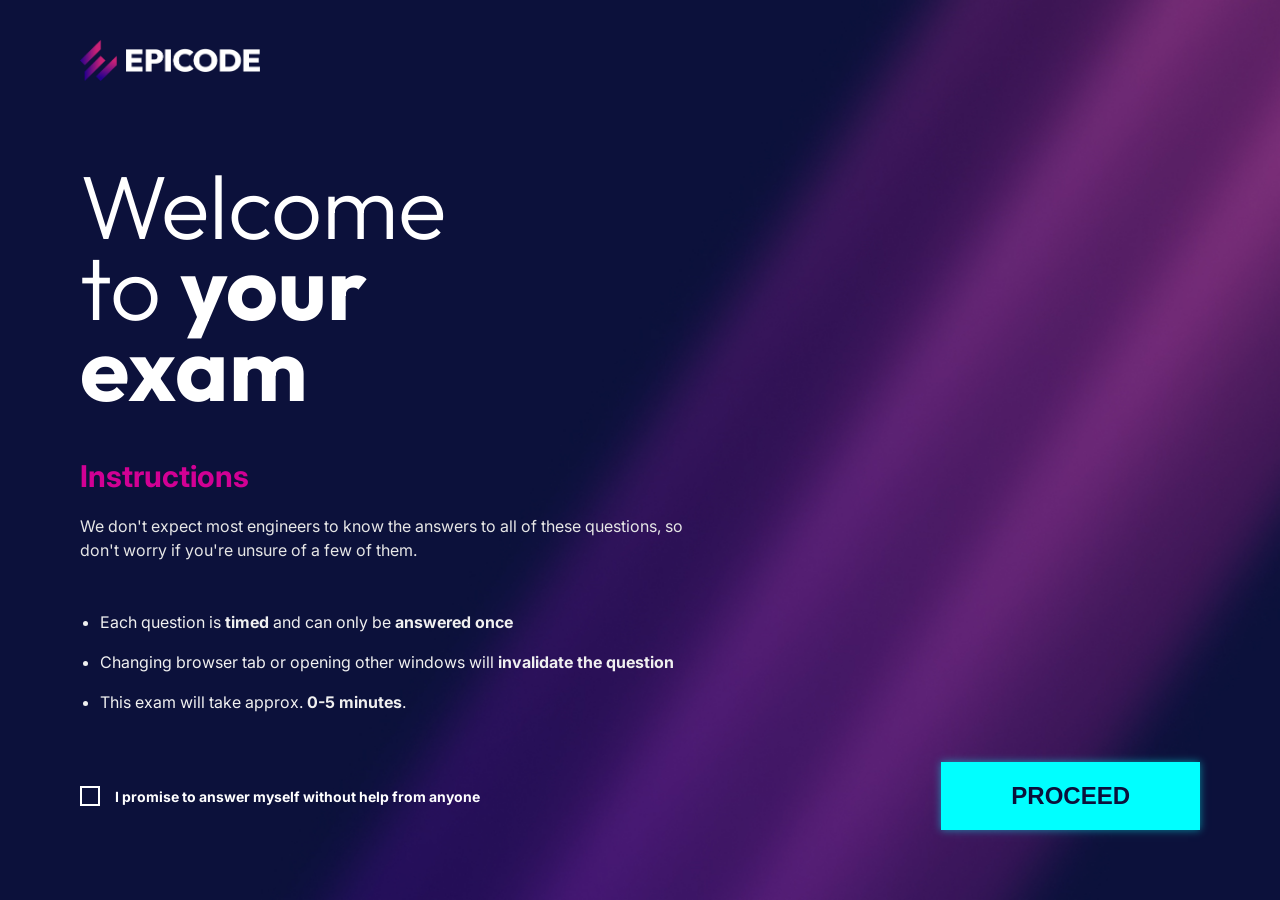
<file: index.html>
<!doctype html>
<html lang="en">
  <head>
    <meta charset="UTF-8"/>
    <meta name="viewport" content="width=device-width, initial-scale=1.0">
    <link rel="preconnect" href="https://fonts.googleapis.com">
    <link rel="preconnect" href="https://fonts.gstatic.com" crossorigin>
    <link href="https://fonts.googleapis.com/css2?family=Inter:ital,opsz,wght@0,14..32,100..900;1,14..32,100..900&family=Outfit:wght@100..900&display=swap"
      rel="stylesheet">
    <link rel="stylesheet" href="./style.css">


    <title>Epicode - Your exam</title>
  </head>

  <body >
      <div id="overlayAlert">
     
          <h2 id="overlayText">You must accept the promise to proceed</h2>
        
      </div>

    <header>
      <img src="./assets/epicode_logo.png" alt="Epicode logo">
    </header>

    <main>

      <h1 class="welcome-title">Welcome to <span>your exam</span></h1>

      <h2>Instructions</h2>

      <p>
        We don't expect most engineers to know the answers to all of these
        questions, so don't worry if you're unsure of a few of them.
      </p>

      <ul>
        <li>
          Each question is <b>timed</b> and can only be <b>answered once</b>
        </li>

        <li>
          Changing browser tab or opening other windows will
          <b>invalidate the question</b>
        </li>

        <li>This exam will take approx. <b>0-5 minutes</b>.</li>
      </ul>
    </main>

    <div class="bottom-section">
      <label>
        <input type="checkbox" id="promise" />

        I promise to answer myself without help from anyone
      </label>

      <button id="proceed">PROCEED</button>
    </div>

    <script src="./welcome.js"></script>
  </body>
</html>
</file>
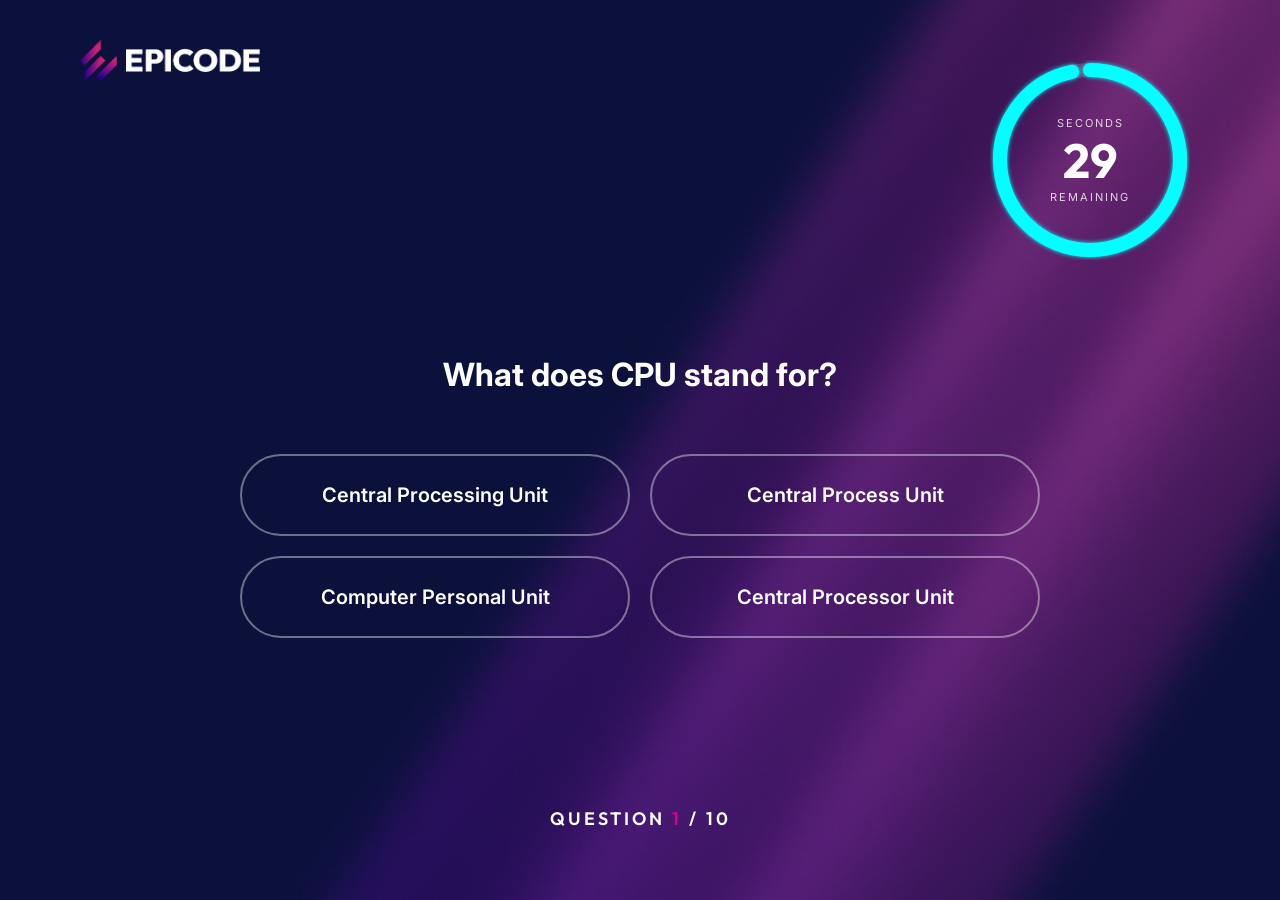
<file: quiz.html>
<!doctype html>
<html lang="en">
  <head>
    <meta charset="UTF-8" />

    <meta name="viewport" content="width=device-width, initial-scale=1.0" />

    <link rel="preconnect" href="https://fonts.googleapis.com" />

    <link rel="preconnect" href="https://fonts.gstatic.com" crossorigin />

    <link
      href="https://fonts.googleapis.com/css2?family=Inter:ital,opsz,wght@0,14..32,100..900;1,14..32,100..900&family=Outfit:wght@100..900&display=swap"
      rel="stylesheet"
    />

    <link rel="stylesheet" href="./style.css" />

    <title>Quiz</title>
  </head>

  <body>
    <header>
      <img src="./assets/epicode_logo.png" alt="Epicode logo" />

      <div class="timer-container">
        <svg class="timer-svg" width="200" height="200">
          <circle class="timer-background" cx="100" cy="100" r="90"></circle>

          <circle
            class="timer-path"
            cx="100"
            cy="100"
            r="90"
            id="timer-path"
          ></circle>
        </svg>

        <div class="timer-inner">
          <span class="timer-small"> SECONDS </span>

          <div class="timer-number" id="timer">30</div>

          <span class="timer-small"> REMAINING </span>
        </div>
      </div>
    </header>

    <main class="mainQuiz">
      <h1 id="questionText"></h1>

      <div id="answers"></div>
    </main>

    <footer class="counter">
      QUESTION
      <span id="questionNumber"> 1 </span>

      / 10
    </footer>

    <script src="./question.js"></script>
  </body>
</html>
</file>
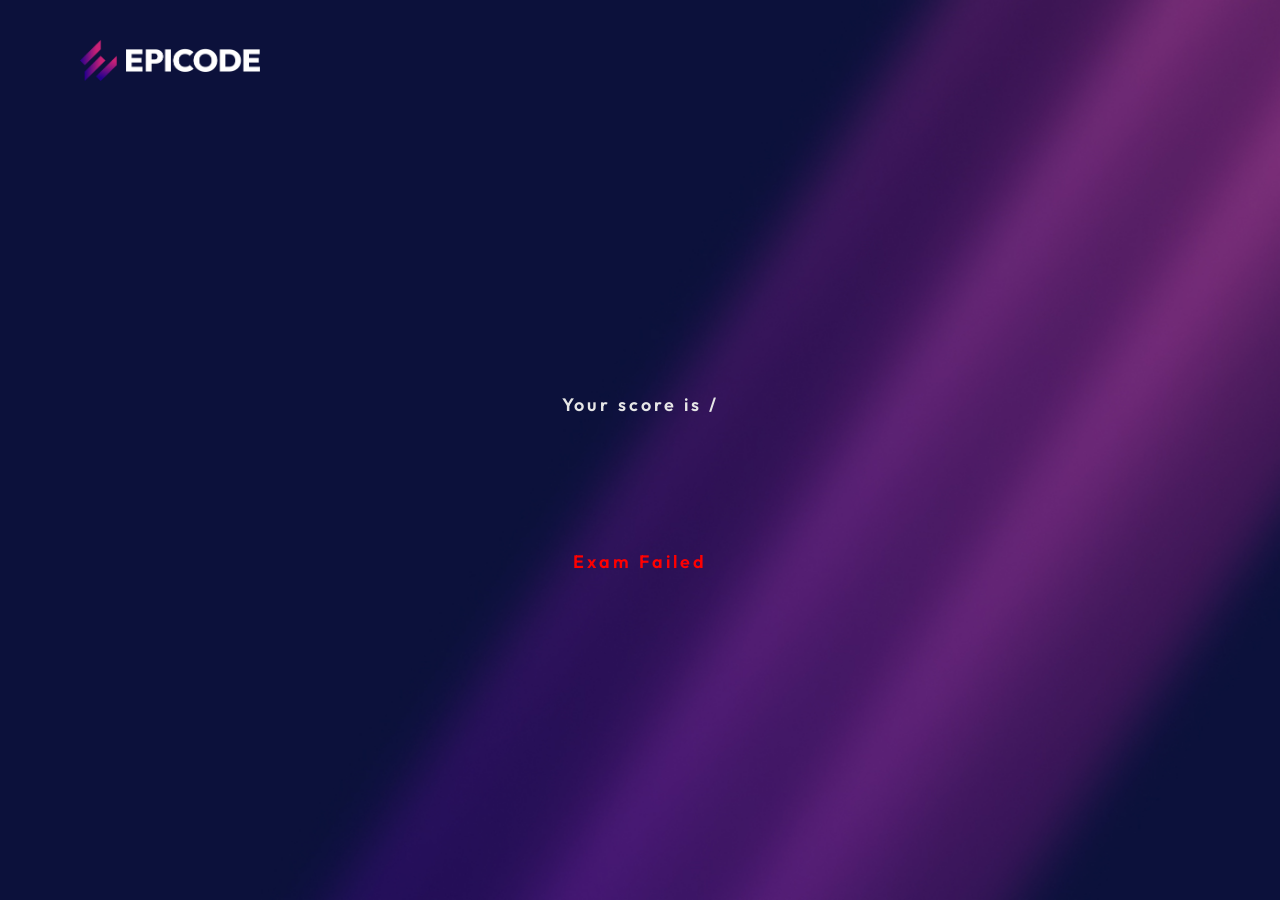
<file: results.html>
<!doctype html>
<html lang="en">
  <head>
    <meta charset="UTF-8" />
    <meta name="viewport" content="width=device-width, initial-scale=1.0" />
    <link rel="preconnect" href="https://fonts.googleapis.com" />
    <link rel="preconnect" href="https://fonts.gstatic.com" crossorigin />
    <link href="https://fonts.googleapis.com/css2?family=Inter:ital,opsz,wght@0,14..32,100..900;1,14..32,100..900&family=Outfit:wght@100..900&display=swap"
      rel="stylesheet"/>
    <link rel="stylesheet" href="./style.css"/>
    <title>Results</title>
  </head>
  <body>
    <header>
      <img src="./assets/epicode_logo.png" alt="Epicode logo" />
    </header>
    <main id="mainResults" class="mainQuiz">
      <p id="resultsParagraf" class="counter">Your score is <span id="score"></span> / <span id="total"></span></p>
      <div id="stellina">

      </div>
     
    </main>
    <script src="./results.js"></script>
  </body>
</html>
</file>
<file: style.css>
* {
  margin: 0;
  padding: 0;
  box-sizing: border-box;
}

/* BODY */

body {
  font-family: "Inter", sans-serif;
  background-color: #0b113b;
  background-image: url("./assets/bg.jpg");
  background-size: cover;
  background-position: center;
  color: white;
  min-height: 100vh;
  padding: 40px 80px;
  display: flex;
  flex-direction: column;
  position: relative;
}


/* HEADER */
header {
  position: relative;
}
header img {
  width: 180px;
}

/* MAIN */

main {
  width: 55%;
  max-width: 900px;
  margin-top: 80px;
}

/* TITOLI */
.welcome-title {
  font-family: "Outfit", sans-serif;
  font-size: 90px;
  font-weight: 300;
  line-height: 0.9;
  margin-bottom: 50px;
  width: 70%;
}

.welcome-title span {
  font-weight: 700;
}

h1 strong {
  font-weight: 800;
}

h2 {
  color: #d20094;
  font-size: 30px;
  margin-bottom: 20px;
}

/* TESTI */

p {
  font-size: 16px;
  line-height: 1.5;
  margin-bottom: 50px;
  color: rgb(230, 230, 230);
}

/* LISTA */

ul {
  padding-left: 20px;
}

li {
  margin-bottom: 20px;
  font-size: 16px;
  color: rgb(240, 240, 240);
}

b {
  font-weight: 700;
}

/* BOTTOM SECTION */

.bottom-section {
  margin-top: auto;
  display: flex;
  justify-content: space-between;
  align-items: center;
  padding-bottom: 30px;
}
button {
  background-color: #00ffff;
  color: #0b113b;
  border: none;
  padding: 18px 60px;
  font-size: 22px;
  font-weight: 700;
  cursor: pointer;
  box-shadow: 0 0 8px rgba(0, 255, 255, 0.4);
  transition: 0.2s;
}
button:hover {
  transform: scale(1.03);
  box-shadow: 0 0 15px rgba(0, 255, 255, 0.6);
  background-color: #d20094;
}

/* LABEL */

label {
  display: flex;
  align-items: center;
  gap: 15px;
  font-size: 14px;
  font-weight: 700;
}

/* CHECKBOX */

input[type="checkbox"] {
  width: 20px;
  height: 20px;
  accent-color: white;
  appearance: none;
  border: solid white 2px;
}

input[type="checkbox"]:checked {
  background-color: #00ffff;
}

/* BOTTONE PROCEED */

#proceed {
  background-color: #00ffff;
  color: #0b113b;
  border: none;
  padding: 20px 70px;
  font-size: 24px;
  font-weight: 700;
  cursor: pointer;
  box-shadow: 0 0 8px rgba(0, 255, 255, 0.5);
  transition: 0.2s;
}

/* HOVER */

#proceed:hover {
  transform: scale(1.03);
  box-shadow: 0 0 15px rgba(0, 255, 255, 0.7);
}

.answer-button {
  width: 100%;
  padding: 0;
  height: 82px;
  border-radius: 40px;
  border: 2px solid rgba(255, 255, 255, 0.4);
  background: rgba(255, 255, 255, 0.05);
  color: white;
  font-size: 20px;
  font-weight: 600;
  transition: 0.3s ease;
  display: flex;
  align-items: center;
  justify-content: center;
  text-align: center;
}

.answer-button:hover {
  background: linear-gradient(90deg, #d20094, #900080);
  transform: scale(1.02);
  border-color: white;
}


/*RESULTS*/

#mainResults {
  display: flex;
  justify-content: center;
  width: 100%;
}


.timer-container {
  position: absolute;

  top: 20px;
  right: 10px;

  width: 200px;
  height: 200px;

  display: flex;
  justify-content: center;
  align-items: center;
}

.timer-svg {
  position: absolute;

  transform: rotate(-90deg);
}

.timer-background {
  fill: none;

  stroke: rgba(255, 255, 255, 0.15);

  stroke-width: 14;
}

.timer-path {
  fill: none;

  stroke: #00ffff;

  stroke-width: 14;

  stroke-linecap: round;

  transition: stroke-dashoffset 1s linear;
  filter: drop-shadow(0 0 2px #00ffff);
}

.timer-inner {
  position: absolute;

  display: flex;
  flex-direction: column;

  justify-content: center;
  align-items: center;
}

.timer-small {
  font-size: 11px;

  letter-spacing: 2px;

  color: white;

  opacity: 0.8;
}

.timer-number {
  font-family: "Outfit", sans-serif;

  font-size: 48px;

  font-weight: 700;

  line-height: 1;

  color: white;

  margin: 6px 0;
}


#answers {
  width: 100%;
  max-width: 800px;
  margin-top: 60px;
  display: grid;
  grid-template-columns: 1fr 1fr;
  gap: 20px;
}


#answers input[type="radio"] {
  display: none;
}


#answers label {
  width: 100%;
  height: 82px;
  border-radius: 50px;
  border: 2px solid rgba(255, 255, 255, 0.4);
  font-size: 20px;
  font-weight: 600;
  display: flex;
  align-items: center;
  justify-content: center;
  text-align: center;
}

#answers label:hover {
  background: linear-gradient(45deg, #d20094, #900080);
  border-color: transparent;
  cursor: pointer;
  color: white;
}


.counter {
  font-family: "Outfit", sans-serif;
  font-size: 18px;
  font-weight: 600;
  letter-spacing: 3px;
  text-align: center;
  padding-bottom: 30px;
}

.counter span {
  color: #d20094;
}

.counter .total {
  color: white;
}

/*MAIN QUIZ PAGE*/
.mainQuiz {
  margin-top: 100px;
  width: 100%;
  max-width: 960px;
  display: flex;
  flex-direction: column;
  align-items: center;
  justify-content: center;
  flex: 1;
  margin-left: auto;
  margin-right: auto;
  
}



.incorrectAnswers {
  opacity: 0.2;
}


#stellina {
  margin-bottom: 50px;
}


/* ALERT */

#overlayAlert {
  position: fixed; 
  display: none; 
  width: 100%; 
  height: 100%; 
  top: 0;
  left: 0;
  right: 0;
  bottom: 0;
  background-color: rgba(0,0,0,0.5); 
  z-index: 2; 
  cursor: pointer; 
}

#overlayText{
  position: absolute;
  top: 50%;
  left: 50%;
  font-size: 30px;
  background: rgba(210, 0, 148, 0.6);
  color: white;
  border: 2px solid rgba(255, 255, 255, 0.4);
  transform: translate(-50%,-50%);
  -ms-transform: translate(-50%,-50%);
  text-align: center;
  padding: 20px;
  border-radius: 50px;
  font-weight: 600;
}
</file>
